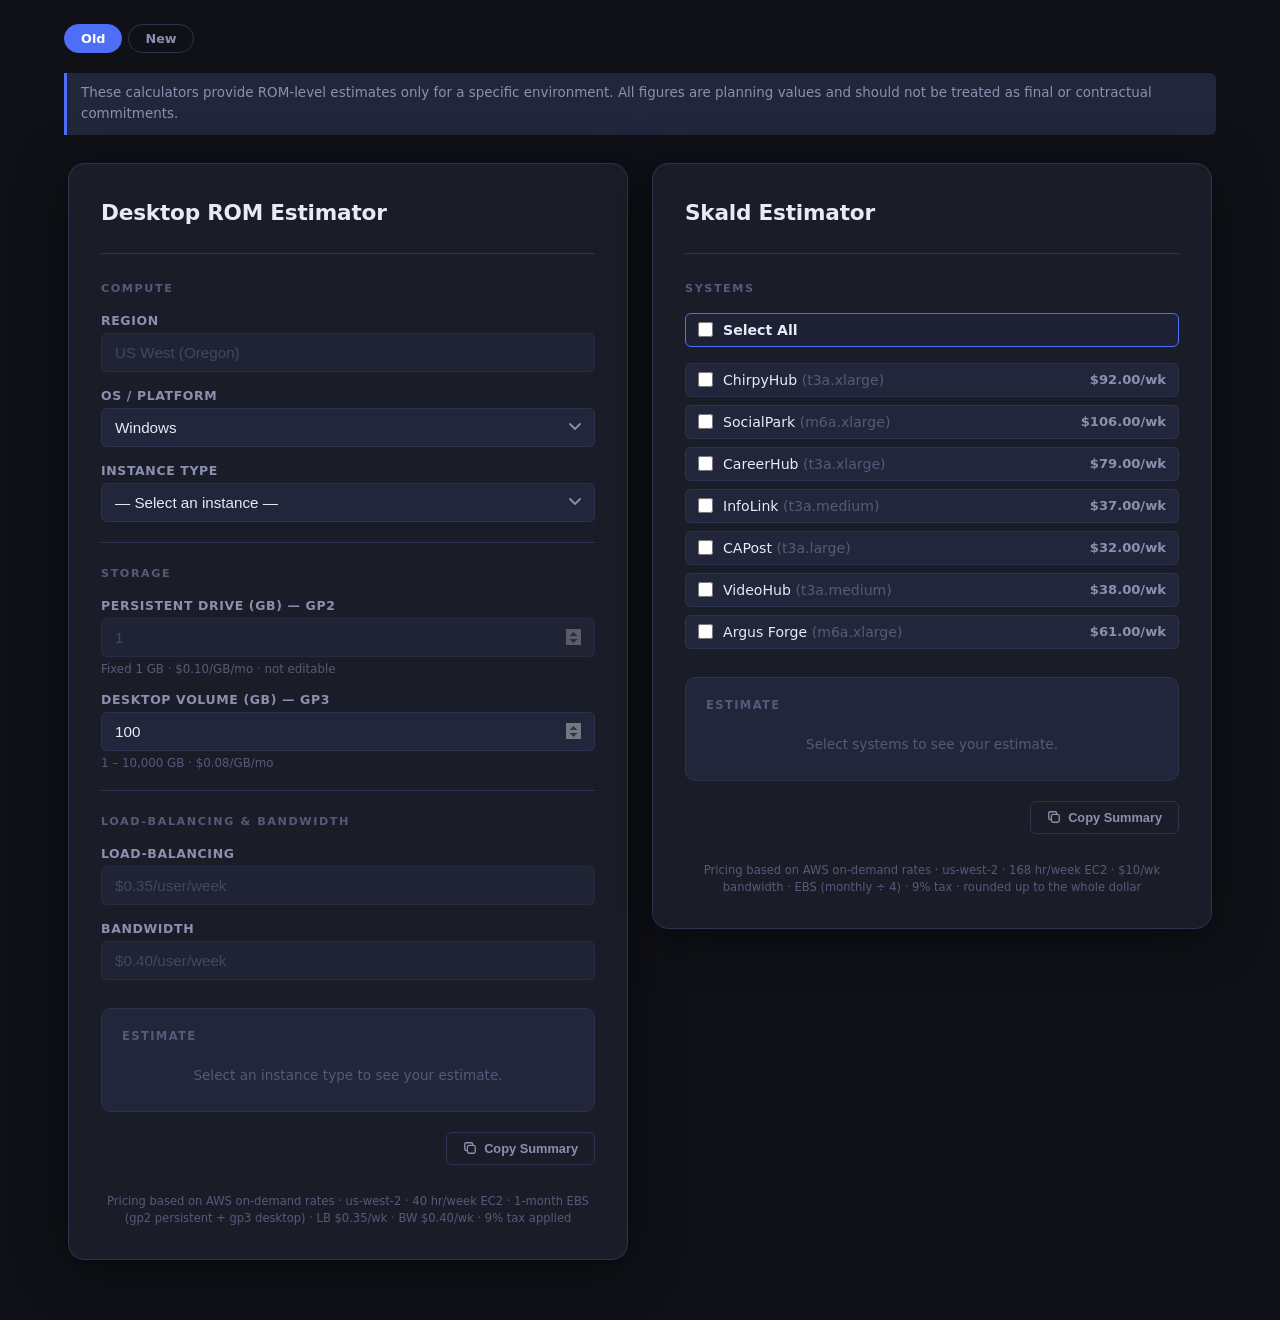
<file: index.html>
<!DOCTYPE html>
<html lang="en">
<head>
  <meta charset="UTF-8" />
  <meta name="viewport" content="width=device-width, initial-scale=1.0" />
  <title>Desktop ROM Estimator</title>
  <link rel="stylesheet" href="styles.css" />
</head>
<body>

<nav class="topnav">
  <a href="index.html" aria-current="page">Old</a>
  <a href="menu.html">New</a>
</nav>

<div class="disclaimer">
  These calculators provide ROM-level estimates only for a specific environment.
  All figures are planning values and should not be treated as
  final or contractual commitments.
</div>

<div class="page">

  <!-- ═══════════ Desktop ROM Estimator ═══════════ -->
  <div class="card">

    <div class="header">
      <h1>Desktop ROM Estimator</h1>
    </div>

    <hr class="divider" />

    <div class="form-grid">

      <div class="section-label">Compute</div>

      <div class="field">
        <label for="region">Region</label>
        <input id="region" type="text" value="US West (Oregon)" readonly />
      </div>

      <div class="field">
        <label for="os">OS / Platform</label>
        <select id="os">
          <option value="linux">Linux</option>
          <option value="windows" selected>Windows</option>
        </select>
      </div>

      <div class="field">
        <label for="instance">Instance Type</label>
        <select id="instance">
          <option value="" selected>— Select an instance —</option>
          <option value="t3a.large">t3a.large</option>
          <option value="t3a.xlarge">t3a.xlarge</option>
          <option value="m5.xlarge">m5.xlarge</option>
          <option value="g4ad.xlarge">g4ad.xlarge</option>
          <option value="g4dn.xlarge">g4dn.xlarge</option>
        </select>
      </div>

      <div class="field" id="marketplace-field" style="display:none">
        <label style="display:flex;align-items:center;gap:8px;cursor:pointer;text-transform:none;letter-spacing:0;font-size:0.88rem;font-weight:500;color:var(--text-muted)">
          <input type="checkbox" id="marketplace-ubuntu" />
          Marketplace Ubuntu? <span style="font-size:0.72rem;color:var(--text-dim);margin-left:4px">(+$0.05/hr)</span>
        </label>
      </div>

      <hr class="divider" style="margin:4px 0" />
      <div class="section-label">Storage</div>

      <div class="field">
        <label for="persistent">Persistent Drive (GB) — gp2</label>
        <input id="persistent" type="number" value="1" readonly />
        <span class="hint">Fixed 1 GB · $0.10/GB/mo · not editable</span>
      </div>

      <div class="field">
        <label for="desktop">Desktop Volume (GB) — gp3</label>
        <input id="desktop" type="number" value="100" min="1" max="10000" />
        <span class="hint">1 – 10,000 GB · $0.08/GB/mo</span>
      </div>

      <hr class="divider" style="margin:4px 0" />
      <div class="section-label">Load-Balancing & Bandwidth</div>

      <div class="field">
        <label for="lb">Load-Balancing</label>
        <input id="lb" type="text" value="$0.35/user/week" readonly />
      </div>

      <div class="field">
        <label for="bw">Bandwidth</label>
        <input id="bw" type="text" value="$0.40/user/week" readonly />
      </div>

    </div>

    <!-- Results -->
    <div class="results" id="results">
      <div class="results-title">Estimate</div>
      <div class="placeholder-msg" id="placeholder">Select an instance type to see your estimate.</div>

      <div id="result-rows" style="display:none">
        <div class="result-row">
          <div>
            <div class="label">EC2 Compute — 1 week</div>
            <div class="sub" id="ec2-sub"></div>
          </div>
          <div class="value" id="ec2-val"></div>
        </div>
        <div class="result-row">
          <div>
            <div class="label">EBS Storage — 1 month</div>
            <div class="sub" id="ebs-sub"></div>
          </div>
          <div class="value" id="ebs-val"></div>
        </div>
        <div class="result-row">
          <div>
            <div class="label">Load-Balancing — 1 week</div>
          </div>
          <div class="value" id="lb-val"></div>
        </div>
        <div class="result-row">
          <div>
            <div class="label">Bandwidth — 1 week</div>
          </div>
          <div class="value" id="bw-val"></div>
        </div>
        <div class="result-row total">
          <div>
            <div class="label">Monthly Total</div>
            <div class="sub" style="font-size:0.7rem;color:var(--text-dim)">EC2 × 4 wks + EBS + LB &amp; BW × 4 wks · incl. 9% tax</div>
          </div>
          <div class="value" id="total-val"></div>
        </div>
      </div>
    </div>

    <!-- Copy button -->
    <div class="copy-row">
      <button class="btn-copy" id="copy-btn" onclick="copyEstimate()">
        <svg width="14" height="14" viewBox="0 0 16 16" fill="none" xmlns="http://www.w3.org/2000/svg">
          <rect x="5" y="5" width="9" height="9" rx="2" stroke="currentColor" stroke-width="1.5"/>
          <path d="M11 5V3.5A1.5 1.5 0 0 0 9.5 2H3.5A1.5 1.5 0 0 0 2 3.5V9.5A1.5 1.5 0 0 0 3.5 11H5" stroke="currentColor" stroke-width="1.5" stroke-linecap="round"/>
        </svg>
        Copy Summary
      </button>
    </div>

    <div class="footer">
      Pricing based on AWS on-demand rates · us-west-2 · 40 hr/week EC2 · 1-month EBS (gp2 persistent + gp3 desktop) · LB $0.35/wk · BW $0.40/wk · 9% tax applied
    </div>

  </div>

  <!-- ═══════════ Skald Estimator ═══════════ -->
  <div class="card">

    <div class="header">
      <h1>Skald Estimator</h1>
    </div>

    <hr class="divider" />

    <div class="form-grid">

      <div class="section-label">Systems</div>

      <label class="check-item" style="border-color:var(--accent);background:rgba(79,110,247,0.06)">
        <input type="checkbox" id="skald-all" />
        <span class="check-label" style="font-weight:600">Select All</span>
      </label>

      <div class="check-grid" id="skald-checks"></div>

    </div>

    <!-- Results -->
    <div class="results" id="skald-results">
      <div class="results-title">Estimate</div>
      <div class="placeholder-msg" id="skald-placeholder">Select systems to see your estimate.</div>

      <div id="skald-result-rows" style="display:none"></div>
    </div>

    <!-- Copy button -->
    <div class="copy-row">
      <button class="btn-copy" id="skald-copy-btn" onclick="copySkaldEstimate()">
        <svg width="14" height="14" viewBox="0 0 16 16" fill="none" xmlns="http://www.w3.org/2000/svg">
          <rect x="5" y="5" width="9" height="9" rx="2" stroke="currentColor" stroke-width="1.5"/>
          <path d="M11 5V3.5A1.5 1.5 0 0 0 9.5 2H3.5A1.5 1.5 0 0 0 2 3.5V9.5A1.5 1.5 0 0 0 3.5 11H5" stroke="currentColor" stroke-width="1.5" stroke-linecap="round"/>
        </svg>
        Copy Summary
      </button>
    </div>

    <div class="footer">
      Pricing based on AWS on-demand rates · us-west-2 · 168 hr/week EC2 · $10/wk bandwidth · EBS (monthly ÷ 4) · 9% tax · rounded up to the whole dollar
    </div>

  </div>

</div>

<script src="rates.js"></script>
<script>
  /* ═══════════ Desktop ROM Estimator ═══════════ */
  /* All prices and constants live in rates.js */

  function fmt(n) {
    return '$' + n.toLocaleString('en-US', { minimumFractionDigits: 2, maximumFractionDigits: 2 });
  }

  function calc() {
    const instance  = document.getElementById('instance').value;
    const os        = document.getElementById('os').value;
    const gbPersist = parseFloat(document.getElementById('persistent').value) || 1;
    const gbDesktop = parseFloat(document.getElementById('desktop').value) || 0;

    const placeholder = document.getElementById('placeholder');
    const resultRows  = document.getElementById('result-rows');

    if (!instance) {
      placeholder.style.display = '';
      resultRows.style.display  = 'none';
      return;
    }

    placeholder.style.display = 'none';
    resultRows.style.display  = '';

    const baseRate           = RATES[instance][os];
    const marketplaceChecked = os === 'linux' && document.getElementById('marketplace-ubuntu').checked;
    const effectiveRate      = baseRate + (marketplaceChecked ? MARKETPLACE_UBUNTU_RATE : 0);

    const ec2Total = effectiveRate * EC2_HOURS * (1 + TAX);

    const ebsGp2Total = gbPersist * EBS_GP2_RATE * (1 + TAX);
    const ebsGp3Total = gbDesktop * EBS_GP3_RATE * (1 + TAX);
    const ebsTotal    = ebsGp2Total + ebsGp3Total;

    const monthlyTotal = (ec2Total * 4) + ebsTotal + ((LB_WEEKLY + BW_WEEKLY) * 4);

    const osLabel = os === 'windows' ? 'Windows' : 'Linux';
    const rateLabel = marketplaceChecked
      ? `${fmt(baseRate)}/hr + $0.05 Marketplace = ${fmt(effectiveRate)}/hr`
      : `${fmt(effectiveRate)}/hr`;

    document.getElementById('ec2-sub').textContent =
      `${instance} · ${osLabel} · ${rateLabel} × ${EC2_HOURS} hrs + 9% tax`;
    document.getElementById('ec2-val').textContent = fmt(ec2Total);

    document.getElementById('ebs-sub').textContent =
      `gp2: ${gbPersist} GB × $0.10  +  gp3: ${gbDesktop} GB × $0.08  +  9% tax`;
    document.getElementById('ebs-val').textContent = fmt(ebsTotal);

    document.getElementById('lb-val').textContent = fmt(LB_WEEKLY);
    document.getElementById('bw-val').textContent = fmt(BW_WEEKLY);

    document.getElementById('total-val').textContent = fmt(monthlyTotal);
  }

  function copyEstimate() {
    const instance  = document.getElementById('instance').value;
    const os        = document.getElementById('os').value;
    const gbPersist = parseFloat(document.getElementById('persistent').value) || 1;
    const gbDesktop = parseFloat(document.getElementById('desktop').value) || 0;

    if (!instance) {
      alert('Please select an instance type before copying.');
      return;
    }

    const osLabel            = os === 'windows' ? 'Windows' : 'Linux';
    const baseRate           = RATES[instance][os];
    const marketplaceChecked = os === 'linux' && document.getElementById('marketplace-ubuntu').checked;
    const effectiveRate      = baseRate + (marketplaceChecked ? MARKETPLACE_UBUNTU_RATE : 0);

    const ec2Total    = effectiveRate * EC2_HOURS * (1 + TAX);
    const ebsGp2Total = gbPersist * EBS_GP2_RATE * (1 + TAX);
    const ebsGp3Total = gbDesktop * EBS_GP3_RATE * (1 + TAX);
    const ebsTotal    = ebsGp2Total + ebsGp3Total;
    const monthlyTotal = (ec2Total * 4) + ebsTotal + ((LB_WEEKLY + BW_WEEKLY) * 4);

    const now = new Date().toLocaleDateString('en-US', { year: 'numeric', month: 'long', day: 'numeric' });
    const marketplaceLine = marketplaceChecked ? `  Marketplace Ubuntu:  Yes (+$0.05/hr)` : null;
    const rateLabel = marketplaceChecked
      ? `${fmt(baseRate)}/hr + $0.05 Marketplace = ${fmt(effectiveRate)}/hr`
      : `${fmt(effectiveRate)}/hr`;

    const lines = [
      '── AWS Desktop ROM Estimate ──',
      `Generated: ${now}`,
      '',
      'Configuration',
      `  Region:              US West (Oregon)`,
      `  OS / Platform:       ${osLabel}`,
      `  Instance Type:       ${instance}`,
      marketplaceLine,
      `  Persistent Drive:    ${gbPersist} GB (gp2 · $0.10/GB/mo)`,
      `  Desktop Volume:      ${gbDesktop} GB (gp3 · $0.08/GB/mo)`,
      '',
      'Estimate (ROM-level, incl. 9% tax)',
      `  EC2 Compute (1 wk):  ${fmt(ec2Total)}`,
      `    ${instance} · ${osLabel} · ${rateLabel} × ${EC2_HOURS} hrs`,
      '',
      `  EBS Storage (1 mo):  ${fmt(ebsTotal)}`,
      `    gp2: ${gbPersist} GB × $0.10  +  gp3: ${gbDesktop} GB × $0.08`,
      '',
      `  Load-Balancing (1 wk):  ${fmt(LB_WEEKLY)}`,
      `  Bandwidth (1 wk):       ${fmt(BW_WEEKLY)}`,
      '',
      `  MONTHLY TOTAL:       ${fmt(monthlyTotal)}`,
      `    (EC2 × 4 wks + EBS + LB & BW × 4 wks)`,
      '',
      'Note: ROM-level estimate only. Not a final quote.',
    ].filter(l => l !== null).join('\n');

    navigator.clipboard.writeText(lines).then(() => {
      const btn = document.getElementById('copy-btn');
      btn.classList.add('copied');
      btn.innerHTML = `<svg width="14" height="14" viewBox="0 0 16 16" fill="none" xmlns="http://www.w3.org/2000/svg"><path d="M3 8l4 4 6-6" stroke="currentColor" stroke-width="2" stroke-linecap="round" stroke-linejoin="round"/></svg> Copied!`;
      setTimeout(() => {
        btn.classList.remove('copied');
        btn.innerHTML = `<svg width="14" height="14" viewBox="0 0 16 16" fill="none" xmlns="http://www.w3.org/2000/svg"><rect x="5" y="5" width="9" height="9" rx="2" stroke="currentColor" stroke-width="1.5"/><path d="M11 5V3.5A1.5 1.5 0 0 0 9.5 2H3.5A1.5 1.5 0 0 0 2 3.5V9.5A1.5 1.5 0 0 0 3.5 11H5" stroke="currentColor" stroke-width="1.5" stroke-linecap="round"/></svg> Copy Summary`;
      }, 2500);
    });
  }

  function updateMarketplaceVisibility() {
    const os = document.getElementById('os').value;
    document.getElementById('marketplace-field').style.display = os === 'linux' ? '' : 'none';
    if (os !== 'linux') document.getElementById('marketplace-ubuntu').checked = false;
    calc();
  }

  document.getElementById('os').addEventListener('change', updateMarketplaceVisibility);
  document.getElementById('marketplace-ubuntu').addEventListener('change', calc);
  ['instance', 'desktop'].forEach(id => {
    document.getElementById(id).addEventListener('change', calc);
    document.getElementById(id).addEventListener('input', calc);
  });

  updateMarketplaceVisibility();

  /* ═══════════ Skald Estimator ═══════════ */
  /* SKALD_RATES is built in rates.js from SKALD_SYSTEMS */

  function calcSkald() {
    const checks    = document.querySelectorAll('.skald-check:checked');
    const all       = document.querySelectorAll('.skald-check').length;
    const placeholder = document.getElementById('skald-placeholder');
    const resultRows  = document.getElementById('skald-result-rows');

    document.getElementById('skald-all').checked = checks.length === all;

    if (checks.length === 0) {
      placeholder.style.display = '';
      resultRows.style.display  = 'none';
      return;
    }

    placeholder.style.display = 'none';
    resultRows.style.display  = '';

    let total = 0;
    let html = '';

    checks.forEach(cb => {
      const name = cb.dataset.system;
      const cost = SKALD_RATES[name].price;
      total += cost;
      html += `
        <div class="result-row">
          <div class="label">${SKALD_RATES[name].label}</div>
          <div class="value">${fmt(cost)}/wk</div>
        </div>`;
    });

    const monthlyTotal = total * 4;

    html += `
      <div class="result-row total">
        <div>
          <div class="label">Weekly Total</div>
          <div class="sub" style="font-size:0.7rem;color:var(--text-dim)">incl. 9% tax · × 4 wks = ${fmt(monthlyTotal)}/mo</div>
        </div>
        <div class="value">${fmt(total)}/wk</div>
      </div>`;

    resultRows.innerHTML = html;
  }

  function copySkaldEstimate() {
    const checks = document.querySelectorAll('.skald-check:checked');
    if (checks.length === 0) {
      alert('Please select at least one system before copying.');
      return;
    }

    const now = new Date().toLocaleDateString('en-US', { year: 'numeric', month: 'long', day: 'numeric' });
    let total = 0;

    const systemLines = [];
    checks.forEach(cb => {
      const name = cb.dataset.system;
      const cost = SKALD_RATES[name].price;
      total += cost;
      systemLines.push(`  ${SKALD_RATES[name].label.padEnd(28)} ${fmt(cost)}/wk`);
    });

    const weeklyTotal = total;
    const monthlyTotal = weeklyTotal * 4;

    const lines = [
      '── AWS Skald Estimate ──',
      `Generated: ${now}`,
      '',
      'Selected Systems',
      ...systemLines,
      '',
      'Estimate (incl. 9% tax)',
      `  Weekly Total:        ${fmt(weeklyTotal)}`,
      `  Monthly Total:       ${fmt(monthlyTotal)}  (weekly × 4)`,
      '',
      'Note: ROM-level estimate only. Not a final quote.',
    ].join('\n');

    navigator.clipboard.writeText(lines).then(() => {
      const btn = document.getElementById('skald-copy-btn');
      btn.classList.add('copied');
      btn.innerHTML = `<svg width="14" height="14" viewBox="0 0 16 16" fill="none" xmlns="http://www.w3.org/2000/svg"><path d="M3 8l4 4 6-6" stroke="currentColor" stroke-width="2" stroke-linecap="round" stroke-linejoin="round"/></svg> Copied!`;
      setTimeout(() => {
        btn.classList.remove('copied');
        btn.innerHTML = `<svg width="14" height="14" viewBox="0 0 16 16" fill="none" xmlns="http://www.w3.org/2000/svg"><rect x="5" y="5" width="9" height="9" rx="2" stroke="currentColor" stroke-width="1.5"/><path d="M11 5V3.5A1.5 1.5 0 0 0 9.5 2H3.5A1.5 1.5 0 0 0 2 3.5V9.5A1.5 1.5 0 0 0 3.5 11H5" stroke="currentColor" stroke-width="1.5" stroke-linecap="round"/></svg> Copy Summary`;
      }, 2500);
    });
  }

  // Generate Skald checkboxes from SKALD_RATES
  const skaldGrid = document.getElementById('skald-checks');
  Object.entries(SKALD_RATES).forEach(([key, { label, price }]) => {
    const labelHtml = label.replace(/ \(([^)]+)\)/, ' <span class="check-instance">($1)</span>');
    skaldGrid.insertAdjacentHTML('beforeend', `
      <label class="check-item">
        <input type="checkbox" class="skald-check" data-system="${key}" />
        <span class="check-label">${labelHtml}</span>
        <span class="check-price">${fmt(price)}/wk</span>
      </label>`);
  });

  document.querySelectorAll('.skald-check').forEach(cb => {
    cb.addEventListener('change', calcSkald);
  });

  document.getElementById('skald-all').addEventListener('change', function () {
    const checked = this.checked;
    document.querySelectorAll('.skald-check').forEach(cb => cb.checked = checked);
    calcSkald();
  });
</script>
</body>
</html>
</file>
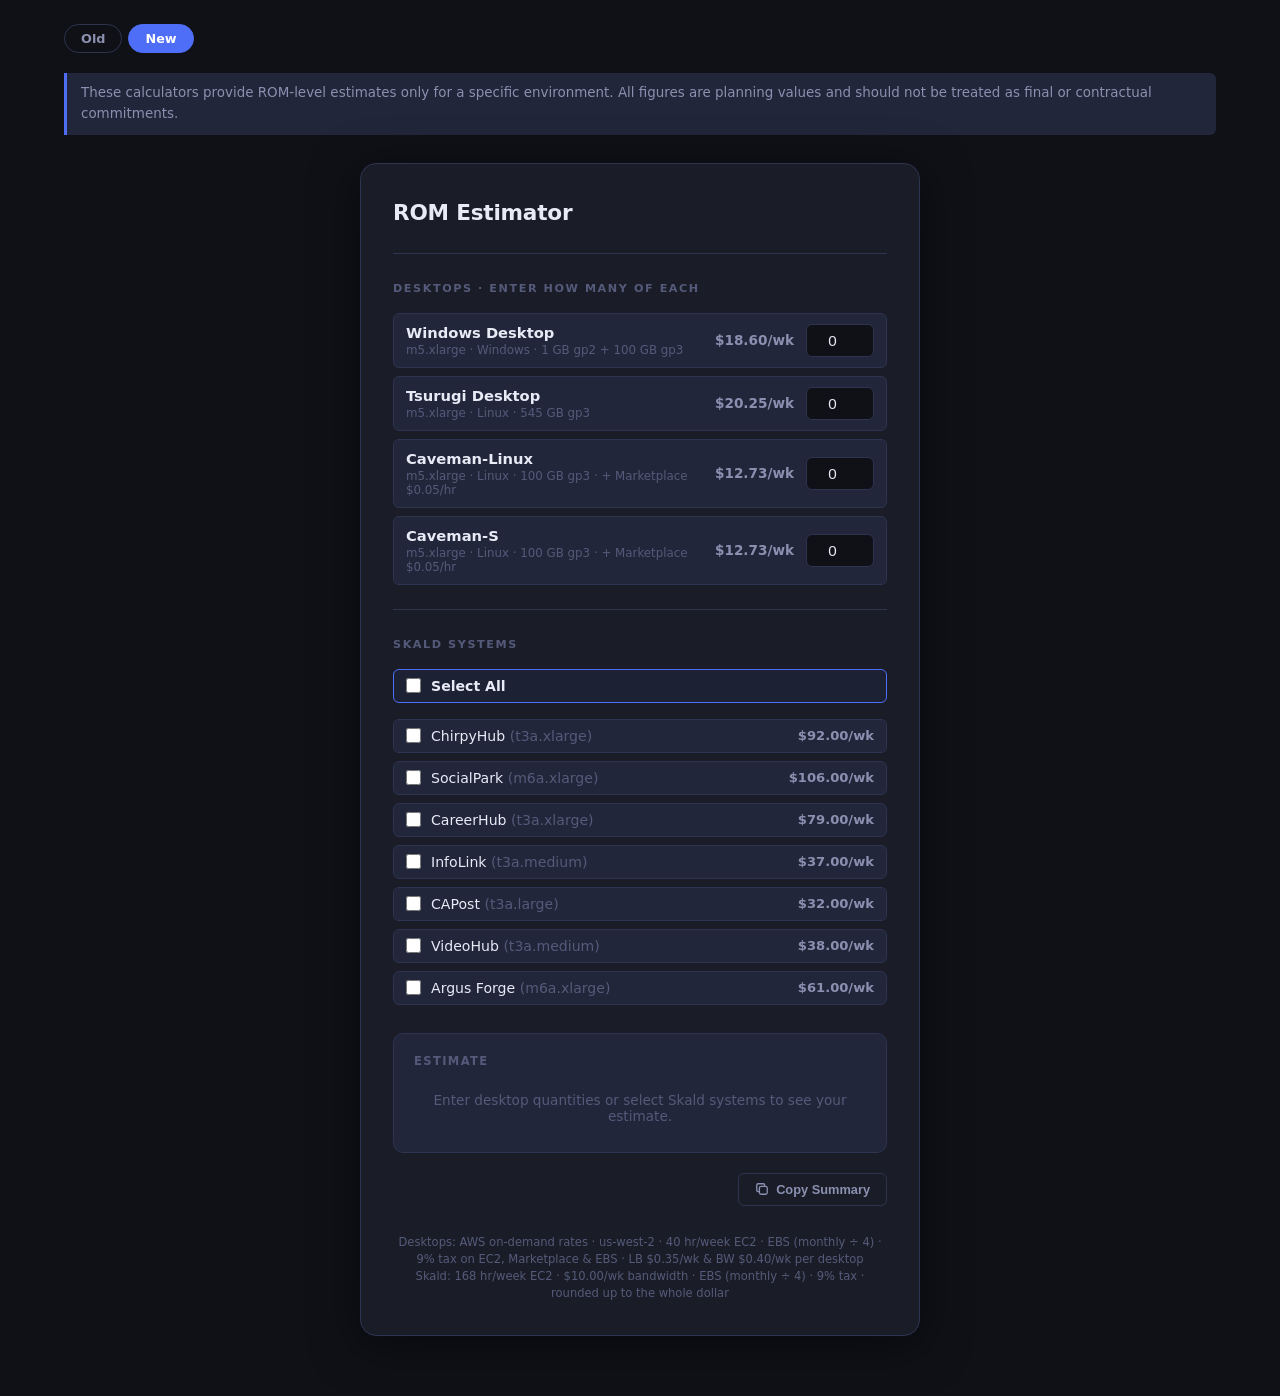
<file: menu.html>
<!DOCTYPE html>
<html lang="en">
<head>
  <meta charset="UTF-8" />
  <meta name="viewport" content="width=device-width, initial-scale=1.0" />
  <title>AWS ROM Estimator</title>
  <link rel="stylesheet" href="styles.css" />
</head>
<body>

<nav class="topnav">
  <a href="index.html">Old</a>
  <a href="menu.html" aria-current="page">New</a>
</nav>

<div class="disclaimer">
  These calculators provide ROM-level estimates only for a specific environment.
  All figures are planning values and should not be treated as
  final or contractual commitments.
</div>

<div class="page">

  <div class="card">

    <div class="header">
      <h1>ROM Estimator</h1>
    </div>

    <hr class="divider" />

    <!-- ═══════════ Desktops ═══════════ -->
    <div class="form-grid">
      <div class="section-label">Desktops · enter how many of each</div>
      <div class="menu-list" id="desktop-items"></div>
    </div>

    <hr class="divider" />

    <!-- ═══════════ Skald ═══════════ -->
    <div class="form-grid">
      <div class="section-label">Skald Systems</div>

      <label class="check-item" style="border-color:var(--accent);background:rgba(79,110,247,0.06)">
        <input type="checkbox" id="skald-all" />
        <span class="check-label" style="font-weight:600">Select All</span>
      </label>

      <div class="check-grid" id="skald-checks"></div>
    </div>

    <!-- ═══════════ Combined estimate ═══════════ -->
    <div class="results">
      <div class="results-title">Estimate</div>
      <div class="placeholder-msg" id="placeholder">Enter desktop quantities or select Skald systems to see your estimate.</div>
      <div id="result-rows" style="display:none"></div>
    </div>

    <div class="copy-row">
      <button class="btn-copy" id="copy-btn" onclick="copyEstimate()"></button>
    </div>

    <div class="footer" id="footer"></div>

  </div>

</div>

<script src="rates.js"></script>
<script>
  /* ═══════════ Helpers ═══════════ */
  function fmt(n) {
    return '$' + n.toLocaleString('en-US', { minimumFractionDigits: 2, maximumFractionDigits: 2 });
  }

  const PLATFORM_LABELS = { windows: 'Windows', linux: 'Linux', windowsSqlWeb: 'Windows w/ SQL Web', linuxSqlWeb: 'Linux w/ SQL Web' };

  function storageText(gp2, gp3) {
    const parts = [];
    if (gp2) parts.push(`${gp2} GB gp2`);
    if (gp3) parts.push(`${gp3} GB gp3`);
    return parts.join(' + ');
  }

  // e.g. "m5.xlarge · Linux · 100 GB gp3 · + Marketplace $0.05/hr"
  function presetDetail(p) {
    const parts = [p.instance, PLATFORM_LABELS[p.platform], storageText(p.gp2, p.gp3)];
    if (p.marketplace) parts.push(`+ Marketplace ${fmt(MARKETPLACE_RATE)}/hr`);
    return parts.join(' · ');
  }

  function plural(n, word) {
    return `${n} ${word}${n === 1 ? '' : 's'}`;
  }

  const COPY_ICON = `<svg width="14" height="14" viewBox="0 0 16 16" fill="none" xmlns="http://www.w3.org/2000/svg"><rect x="5" y="5" width="9" height="9" rx="2" stroke="currentColor" stroke-width="1.5"/><path d="M11 5V3.5A1.5 1.5 0 0 0 9.5 2H3.5A1.5 1.5 0 0 0 2 3.5V9.5A1.5 1.5 0 0 0 3.5 11H5" stroke="currentColor" stroke-width="1.5" stroke-linecap="round"/></svg> Copy Summary`;
  const COPIED_ICON = `<svg width="14" height="14" viewBox="0 0 16 16" fill="none" xmlns="http://www.w3.org/2000/svg"><path d="M3 8l4 4 6-6" stroke="currentColor" stroke-width="2" stroke-linecap="round" stroke-linejoin="round"/></svg> Copied!`;
  document.getElementById('copy-btn').innerHTML = COPY_ICON;

  /* ═══════════ Build the Desktop list (DESKTOP_PRESETS in rates.js) ═══════════ */
  const desktopList = document.getElementById('desktop-items');
  Object.entries(DESKTOP_PRESETS).forEach(([key, p]) => {
    desktopList.insertAdjacentHTML('beforeend', `
      <div class="menu-item" data-key="${key}">
        <div class="menu-text">
          <span class="menu-name">${p.name}</span>
          <span class="menu-detail">${presetDetail(p)}</span>
        </div>
        <span class="menu-price">${fmt(desktopWeeklyPrice(p))}/wk</span>
        <input class="qty" type="number" min="0" step="1" value="0" inputmode="numeric" aria-label="How many ${p.name}" />
      </div>`);
  });

  /* ═══════════ Build the Skald list (SKALD_RATES in rates.js) ═══════════ */
  const skaldGrid = document.getElementById('skald-checks');
  Object.entries(SKALD_RATES).forEach(([key, { label, price }]) => {
    const labelHtml = label.replace(/ \(([^)]+)\)/, ' <span class="check-instance">($1)</span>');
    skaldGrid.insertAdjacentHTML('beforeend', `
      <label class="check-item">
        <input type="checkbox" class="skald-check" data-system="${key}" />
        <span class="check-label">${labelHtml}</span>
        <span class="check-price">${fmt(price)}/wk</span>
      </label>`);
  });

  document.getElementById('footer').innerHTML =
    `Desktops: AWS on-demand rates · us-west-2 · ${EC2_HOURS} hr/week EC2 · EBS (monthly ÷ ${WEEKS_PER_MONTH}) · ` +
    `${Math.round(TAX * 100)}% tax on EC2, Marketplace &amp; EBS · LB ${fmt(LB_WEEKLY)}/wk &amp; BW ${fmt(BW_WEEKLY)}/wk per desktop<br />` +
    `Skald: ${SKALD_HOURS} hr/week EC2 · ${fmt(SKALD_BANDWIDTH_WEEKLY)}/wk bandwidth · EBS (monthly ÷ ${WEEKS_PER_MONTH}) · ` +
    `${Math.round(TAX * 100)}% tax · rounded up to the whole dollar`;

  /* ═══════════ Read the current selections ═══════════ */

  // Desktops: { items: [{ preset, qty, each, cost }], count, lb, bw, subtotal }
  function readDesktops() {
    const items = [];
    document.querySelectorAll('#desktop-items .menu-item').forEach(row => {
      const qty = Math.max(0, Math.floor(Number(row.querySelector('.qty').value) || 0));
      row.classList.toggle('active', qty > 0);
      if (qty === 0) return;
      const preset = DESKTOP_PRESETS[row.dataset.key];
      const each = desktopWeeklyPrice(preset);
      items.push({ preset, qty, each, cost: each * qty });
    });
    const count = items.reduce((n, i) => n + i.qty, 0);
    const lb = count * LB_WEEKLY;
    const bw = count * BW_WEEKLY;
    const subtotal = items.reduce((t, i) => t + i.cost, 0) + lb + bw;
    return { items, count, lb, bw, subtotal };
  }

  // Skald: { items: [{ label, price }], subtotal }
  function readSkald() {
    const boxes = document.querySelectorAll('.skald-check');
    const checked = [...boxes].filter(cb => cb.checked);
    document.getElementById('skald-all').checked = checked.length === boxes.length;
    const items = checked.map(cb => SKALD_RATES[cb.dataset.system]);
    const subtotal = items.reduce((t, i) => t + i.price, 0);
    return { items, subtotal };
  }

  /* ═══════════ Combined estimate ═══════════ */

  function row(label, sub, value, cls = '') {
    return `
      <div class="result-row ${cls}">
        <div>
          <div class="label">${label}</div>
          ${sub ? `<div class="sub">${sub}</div>` : ''}
        </div>
        <div class="value">${value}</div>
      </div>`;
  }

  function calc() {
    const d = readDesktops();
    const s = readSkald();
    const hasD = d.items.length > 0;
    const hasS = s.items.length > 0;
    const both = hasD && hasS;

    document.getElementById('placeholder').style.display = (hasD || hasS) ? 'none' : '';
    const rows = document.getElementById('result-rows');
    rows.style.display = (hasD || hasS) ? '' : 'none';
    if (!hasD && !hasS) return;

    let html = '';

    if (hasD) {
      html += `<div class="result-group">Desktops</div>`;
      d.items.forEach(i => {
        const mk = i.preset.marketplace ? ` · incl. Marketplace ${fmt(MARKETPLACE_RATE)}/hr` : '';
        html += row(`${i.preset.name} × ${i.qty}`, `${fmt(i.each)}/wk each${mk} · incl. tax`, `${fmt(i.cost)}/wk`);
      });
      html += row('Load-Balancing', `${plural(d.count, 'desktop')} × ${fmt(LB_WEEKLY)}/wk`, `${fmt(d.lb)}/wk`);
      html += row('Bandwidth',      `${plural(d.count, 'desktop')} × ${fmt(BW_WEEKLY)}/wk`, `${fmt(d.bw)}/wk`);
      if (both) html += row('Desktops subtotal', '', `${fmt(d.subtotal)}/wk`, 'subtotal');
    }

    if (hasS) {
      html += `<div class="result-group">Skald Systems</div>`;
      s.items.forEach(i => html += row(i.label, 'incl. tax', `${fmt(i.price)}/wk`));
      if (both) html += row('Skald subtotal', '', `${fmt(s.subtotal)}/wk`, 'subtotal');
    }

    const weekly = d.subtotal + s.subtotal;
    html += row('Weekly Total', `× ${WEEKS_PER_MONTH} wks = ${fmt(weekly * WEEKS_PER_MONTH)}/mo`, `${fmt(weekly)}/wk`, 'total');
    rows.innerHTML = html;
  }

  function copyEstimate() {
    const d = readDesktops();
    const s = readSkald();
    if (d.items.length === 0 && s.items.length === 0) {
      alert('Enter a desktop quantity or select a Skald system before copying.');
      return;
    }

    const W = 28;  // label column width
    const line = (label, value, note = '') => `  ${label.padEnd(W)} ${value}${note ? '   (' + note + ')' : ''}`;
    const lines = [
      '── AWS ROM Estimate ──',
      `Generated: ${new Date().toLocaleDateString('en-US', { year: 'numeric', month: 'long', day: 'numeric' })}`,
    ];

    if (d.items.length) {
      lines.push('', 'Desktops (incl. tax)');
      d.items.forEach(i => lines.push(line(`${i.preset.name} × ${i.qty}`, `${fmt(i.cost)}/wk`, `${presetDetail(i.preset)} · ${fmt(i.each)}/wk each`)));
      lines.push(line('Load-Balancing', `${fmt(d.lb)}/wk`, `${d.count} × ${fmt(LB_WEEKLY)}`));
      lines.push(line('Bandwidth',      `${fmt(d.bw)}/wk`, `${d.count} × ${fmt(BW_WEEKLY)}`));
      lines.push(line('Desktops subtotal', `${fmt(d.subtotal)}/wk`));
    }

    if (s.items.length) {
      lines.push('', 'Skald Systems (incl. tax)');
      s.items.forEach(i => lines.push(line(i.label, `${fmt(i.price)}/wk`)));
      lines.push(line('Skald subtotal', `${fmt(s.subtotal)}/wk`));
    }

    const weekly = d.subtotal + s.subtotal;
    lines.push(
      '',
      line('WEEKLY TOTAL',  fmt(weekly)),
      line('MONTHLY TOTAL', fmt(weekly * WEEKS_PER_MONTH), `weekly × ${WEEKS_PER_MONTH}`),
      '',
      'Note: ROM-level estimate only. Not a final quote.',
    );

    navigator.clipboard.writeText(lines.join('\n')).then(() => {
      const btn = document.getElementById('copy-btn');
      btn.classList.add('copied');
      btn.innerHTML = COPIED_ICON;
      setTimeout(() => {
        btn.classList.remove('copied');
        btn.innerHTML = COPY_ICON;
      }, 2500);
    });
  }

  /* ═══════════ Wire up ═══════════ */
  document.querySelectorAll('#desktop-items .qty').forEach(input => {
    input.addEventListener('input', calc);
    input.addEventListener('focus', () => input.select());
  });
  document.querySelectorAll('.skald-check').forEach(cb => cb.addEventListener('change', calc));
  document.getElementById('skald-all').addEventListener('change', function () {
    document.querySelectorAll('.skald-check').forEach(cb => cb.checked = this.checked);
    calc();
  });
</script>
</body>
</html>
</file>
<file: styles.css>
*, *::before, *::after { box-sizing: border-box; margin: 0; padding: 0; }

:root {
  --bg: #0f1117;
  --surface: #1a1d27;
  --surface2: #22263a;
  --border: #2e3350;
  --accent: #4f6ef7;
  --accent-glow: rgba(79,110,247,0.18);
  --text: #e8eaf6;
  --text-muted: #8b90b0;
  --text-dim: #555a7a;
  --green: #3ecf8e;
  --amber: #f5a623;
  --red: #e05c5c;
  --radius: 10px;
  --radius-sm: 6px;
}

body {
  font-family: 'Inter', 'Segoe UI', system-ui, sans-serif;
  background: var(--bg);
  color: var(--text);
  min-height: 100vh;
  padding: 40px 16px 60px;
}

/* ── Disclaimer ── */
.disclaimer {
  max-width: 1152px;
  margin: 0 auto 28px;
  font-size: 0.84rem;
  color: var(--text-muted);
  line-height: 1.55;
  background: var(--surface2);
  border-left: 3px solid var(--accent);
  border-radius: 0 var(--radius-sm) var(--radius-sm) 0;
  padding: 10px 14px;
}

/* ── Card grid ── */
.page {
  display: flex;
  flex-wrap: wrap;
  gap: 24px;
  justify-content: center;
  align-items: flex-start;
}

.card {
  background: var(--surface);
  border: 1px solid var(--border);
  border-radius: 16px;
  width: 100%;
  max-width: 560px;
  padding: 36px 32px 32px;
  box-shadow: 0 8px 48px rgba(0,0,0,0.5);
}

/* ── Header ── */
.header { margin-bottom: 28px; }
.header h1 {
  font-size: 1.35rem;
  font-weight: 700;
  letter-spacing: -0.01em;
  color: var(--text);
  margin-bottom: 4px;
}
.header .subtitle {
  font-size: 0.72rem;
  font-weight: 600;
  letter-spacing: 0.12em;
  text-transform: uppercase;
  color: var(--accent);
  margin-bottom: 14px;
}

/* ── Divider ── */
.divider {
  border: none;
  border-top: 1px solid var(--border);
  margin: 24px 0;
}

/* ── Form ── */
.form-grid {
  display: flex;
  flex-direction: column;
  gap: 16px;
}

.field { display: flex; flex-direction: column; gap: 5px; }
.field label {
  font-size: 0.78rem;
  font-weight: 600;
  letter-spacing: 0.05em;
  text-transform: uppercase;
  color: var(--text-muted);
}

.field input,
.field select {
  background: var(--surface2);
  border: 1px solid var(--border);
  border-radius: var(--radius-sm);
  color: var(--text);
  font-size: 0.95rem;
  padding: 10px 13px;
  width: 100%;
  outline: none;
  transition: border-color 0.15s, box-shadow 0.15s;
  appearance: none;
  -webkit-appearance: none;
}
.field select {
  background-image: url("data:image/svg+xml,%3Csvg xmlns='http://www.w3.org/2000/svg' width='12' height='8' viewBox='0 0 12 8'%3E%3Cpath d='M1 1l5 5 5-5' stroke='%238b90b0' stroke-width='1.8' fill='none' stroke-linecap='round'/%3E%3C/svg%3E");
  background-repeat: no-repeat;
  background-position: right 13px center;
  padding-right: 36px;
  cursor: pointer;
}
.field input:focus,
.field select:focus {
  border-color: var(--accent);
  box-shadow: 0 0 0 3px var(--accent-glow);
}
.field input[readonly],
.field input:disabled {
  color: var(--text-dim);
  cursor: not-allowed;
  opacity: 0.7;
}
.field input[type="number"]::-webkit-inner-spin-button,
.field input[type="number"]::-webkit-outer-spin-button { opacity: 0.4; }

/* Checkbox — must NOT inherit the input reset rules */
.field input[type="checkbox"] {
  appearance: auto;
  -webkit-appearance: auto;
  background: revert;
  border: revert;
  padding: revert;
  width: 15px;
  height: 15px;
  accent-color: var(--accent);
  cursor: pointer;
  flex-shrink: 0;
  transition: none;
  box-shadow: none;
}
.field input[type="checkbox"]:focus {
  border: revert;
  box-shadow: none;
}

.field .hint {
  font-size: 0.74rem;
  color: var(--text-dim);
}

/* ── Section label ── */
.section-label {
  font-size: 0.7rem;
  font-weight: 700;
  letter-spacing: 0.14em;
  text-transform: uppercase;
  color: var(--text-dim);
  margin-bottom: 2px;
  margin-top: 4px;
}

/* ── Checkbox group ── */
.check-grid {
  display: flex;
  flex-direction: column;
  gap: 8px;
}
.check-item {
  display: flex;
  align-items: center;
  gap: 10px;
  background: var(--surface2);
  border: 1px solid var(--border);
  border-radius: var(--radius-sm);
  padding: 8px 12px;
  cursor: pointer;
  transition: border-color 0.15s, background 0.15s;
}
.check-item:hover {
  border-color: var(--accent);
  background: rgba(79,110,247,0.06);
}
.check-item input[type="checkbox"] {
  appearance: auto;
  -webkit-appearance: auto;
  width: 15px;
  height: 15px;
  accent-color: var(--accent);
  cursor: pointer;
  flex-shrink: 0;
}
.check-item .check-label {
  font-size: 0.88rem;
  font-weight: 500;
  color: var(--text);
}
.check-item .check-price {
  margin-left: auto;
  font-size: 0.82rem;
  font-weight: 600;
  color: var(--text-muted);
  font-variant-numeric: tabular-nums;
}
.check-item .check-instance {
  color: var(--text-dim);
}

/* ── Results ── */
.results {
  background: var(--surface2);
  border: 1px solid var(--border);
  border-radius: var(--radius);
  padding: 20px;
  margin-top: 28px;
}
.results-title {
  font-size: 0.72rem;
  font-weight: 700;
  letter-spacing: 0.12em;
  text-transform: uppercase;
  color: var(--text-dim);
  margin-bottom: 16px;
}

.result-row {
  display: flex;
  justify-content: space-between;
  align-items: baseline;
  padding: 8px 0;
  border-bottom: 1px solid var(--border);
  gap: 12px;
}
.result-row:last-child { border-bottom: none; padding-bottom: 0; }

.result-row .label {
  font-size: 0.85rem;
  color: var(--text-muted);
  flex-shrink: 0;
}
.result-row .sub {
  font-size: 0.72rem;
  color: var(--text-dim);
  margin-top: 2px;
}
.result-row .value {
  font-size: 1rem;
  font-weight: 600;
  font-variant-numeric: tabular-nums;
  color: var(--text);
  text-align: right;
}
.result-row.total .label { font-size: 0.9rem; font-weight: 700; color: var(--text); }
.result-row.total .value { font-size: 1.25rem; color: var(--green); }

.placeholder-msg {
  font-size: 0.85rem;
  color: var(--text-dim);
  text-align: center;
  padding: 8px 0;
}

/* ── Copy button ── */
.copy-row {
  display: flex;
  justify-content: flex-end;
  margin-top: 20px;
}
.btn-copy {
  display: inline-flex;
  align-items: center;
  gap: 7px;
  background: transparent;
  border: 1px solid var(--border);
  border-radius: var(--radius-sm);
  color: var(--text-muted);
  font-size: 0.8rem;
  font-weight: 600;
  padding: 8px 16px;
  cursor: pointer;
  transition: border-color 0.15s, color 0.15s, background 0.15s;
}
.btn-copy:hover {
  border-color: var(--accent);
  color: var(--text);
  background: var(--accent-glow);
}
.btn-copy.copied {
  border-color: var(--green);
  color: var(--green);
}
.btn-copy svg { flex-shrink: 0; }

/* ── Footer ── */
.footer {
  margin-top: 28px;
  font-size: 0.72rem;
  color: var(--text-dim);
  text-align: center;
  line-height: 1.5;
}

/* ── Old / New navigation ── */
.topnav {
  max-width: 1152px;
  margin: -16px auto 20px;
  display: flex;
  gap: 6px;
}
.topnav a {
  padding: 6px 16px;
  border: 1px solid var(--border);
  border-radius: 999px;
  color: var(--text-muted);
  text-decoration: none;
  font-size: 0.8rem;
  font-weight: 600;
  transition: border-color 0.15s, color 0.15s;
}
.topnav a:hover { border-color: var(--accent); color: var(--text); }
.topnav a[aria-current="page"] {
  background: var(--accent);
  border-color: var(--accent);
  color: #fff;
}

/* ── Menu items (preset + quantity) ── */
.menu-list {
  display: flex;
  flex-direction: column;
  gap: 8px;
}
.menu-item {
  display: flex;
  align-items: center;
  gap: 12px;
  background: var(--surface2);
  border: 1px solid var(--border);
  border-radius: var(--radius-sm);
  padding: 10px 12px;
  transition: border-color 0.15s, background 0.15s;
}
.menu-item.active {
  border-color: var(--accent);
  background: rgba(79,110,247,0.06);
}
.menu-item .menu-text {
  display: flex;
  flex-direction: column;
  gap: 2px;
  min-width: 0;
}
.menu-item .menu-name {
  font-size: 0.92rem;
  font-weight: 600;
  color: var(--text);
}
.menu-item .menu-detail {
  font-size: 0.74rem;
  color: var(--text-dim);
}
.menu-item .menu-price {
  margin-left: auto;
  font-size: 0.85rem;
  font-weight: 600;
  color: var(--text-muted);
  font-variant-numeric: tabular-nums;
  white-space: nowrap;
}
.menu-item .qty {
  width: 68px;
  flex-shrink: 0;
  background: var(--bg);
  border: 1px solid var(--border);
  border-radius: var(--radius-sm);
  color: var(--text);
  font-size: 0.95rem;
  padding: 7px 8px;
  text-align: center;
  outline: none;
}
.menu-item .qty:focus {
  border-color: var(--accent);
  box-shadow: 0 0 0 3px var(--accent-glow);
}

/* ── Grouped results (New page) ── */
.result-group {
  font-size: 0.68rem;
  font-weight: 700;
  letter-spacing: 0.12em;
  text-transform: uppercase;
  color: var(--accent);
  margin-top: 14px;
  padding-bottom: 2px;
}
.result-group:first-child { margin-top: 0; }
.result-row.subtotal .label { font-weight: 600; color: var(--text); }
.result-row.subtotal .value { color: var(--text-muted); }
</file>
